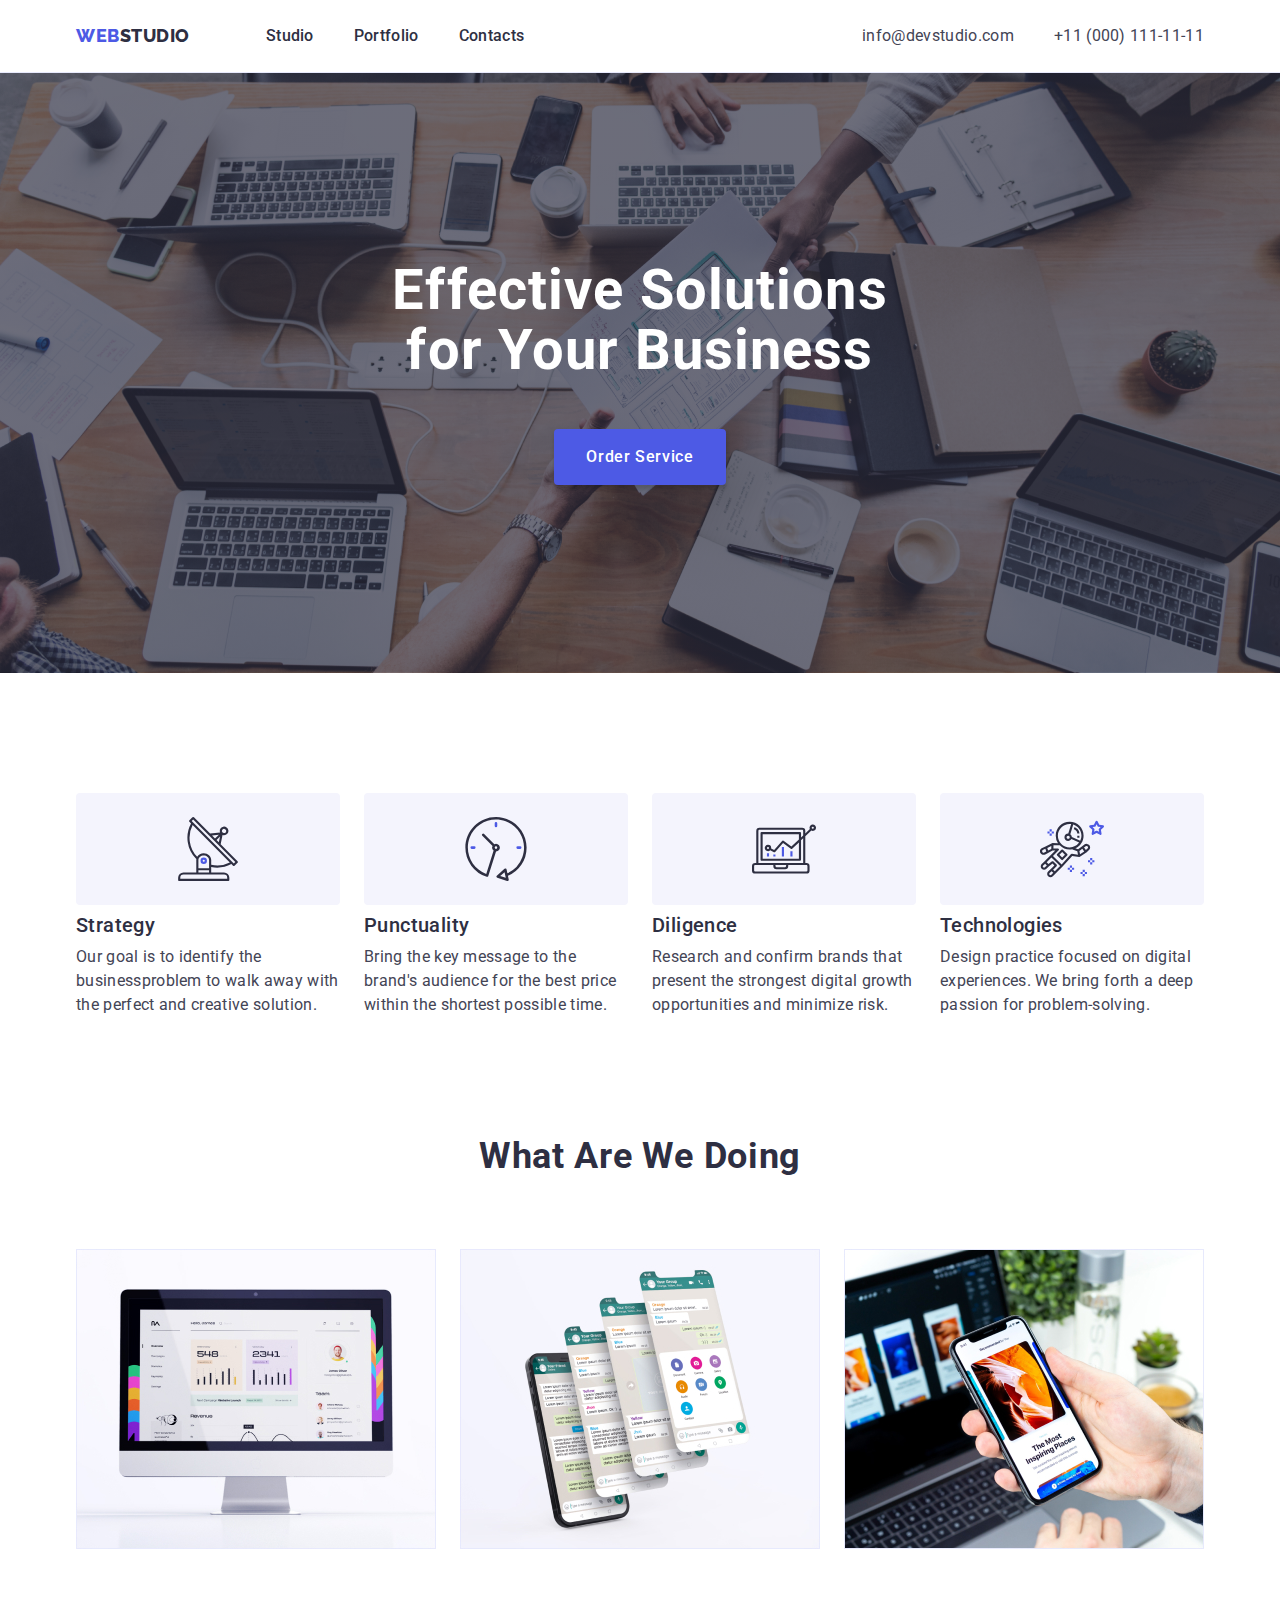
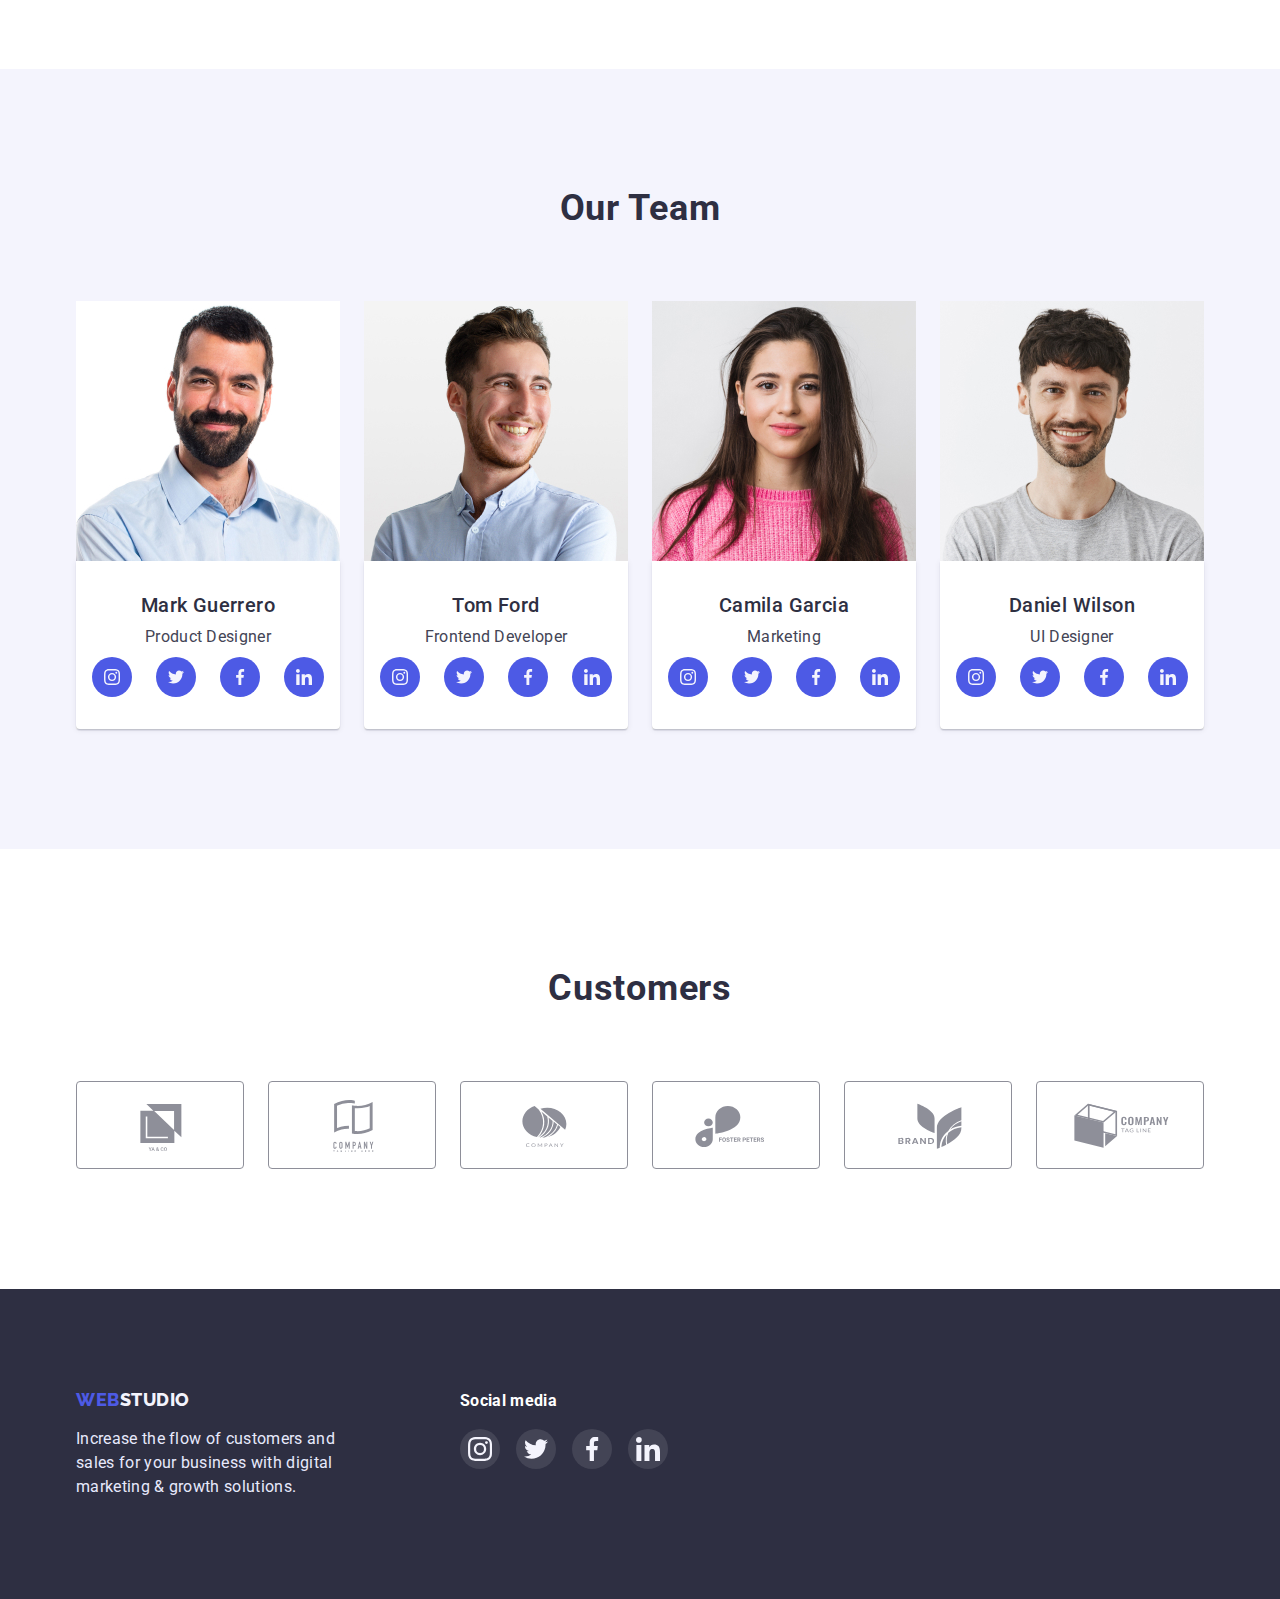
<file: index.html>
<!DOCTYPE html>
<html lang="en">
  <head>
    <meta charset="UTF-8" />
    <meta http-equiv="X-UA-Compatible" content="IE=edge" />
    <meta name="viewport" content="width=device-width, initial-scale=1.0" />
    <title>Web Studio</title>
    <link rel="preconnect" href="https://fonts.googleapis.com" />
    <link rel="preconnect" href="https://fonts.gstatic.com" crossorigin />
    <link
      href="https://fonts.googleapis.com/css2?family=Raleway:wght@800&family=Roboto:wght@400;500;700;900&display=swap"
      rel="stylesheet"
    />
    <link
      rel="stylesheet"
      href="https://cdnjs.cloudflare.com/ajax/libs/modern-normalize/1.1.0/modern-normalize.min.css"
    />
    <link rel="stylesheet" href="./css/styles.css" />
  </head>
  <body>
    <header class="header">
      <div class="container header-container">
        <nav class="nav">
          <a href="./index.html" class="logo"
            ><span class="accent">Web</span>Studio</a
          >
          <ul class="nav-list list">
            <li class="nav-item">
              <a href="./index.html" class="nav-link">Studio</a>
            </li>
            <li class="nav-item">
              <a href="./portfolio.html" class="nav-link">Portfolio</a>
            </li>
            <li class="nav-item"><a href="#" class="nav-link">Contacts</a></li>
          </ul>
        </nav>
        <address class="address">
          <ul class="address-list list">
            <li class="address-item">
              <a href="mailto:info@devstudio.com" class="address-link"
                >info@devstudio.com</a
              >
            </li>
            <li class="address-item">
              <a href="tel:+110001111111" class="address-link"
                >+11 (000) 111-11-11</a
              >
            </li>
          </ul>
        </address>
      </div>
    </header>

    <main class="main">
      <section class="hero section">
        <div class="container">
          <h1 class="hero-title">Effective Solutions for Your Business</h1>
          <button class="hero-btn" type="button">Order Service</button>
        </div>
      </section>
      <section class="features section">
        <div class="container">
          <h2 class="features-title visually-hidden">Our Features</h2>
          <ul class="features-list list">
            <li class="features-item">
              <div class="astounaut-icon-box">
                <svg class="astounaut-icon" width="64" height="64">
                  <use href="./images/icons.svg#icon-antenna"></use>
                </svg>
              </div>
              <h3 class="section-subtitle">Strategy</h3>
              <p class="section-description">
                Our goal is to identify the businessproblem to walk away with
                the perfect and creative solution.
              </p>
            </li>
            <li class="features-item">
              <div class="astounaut-icon-box">
                <svg class="astounaut-icon" width="64" height="64">
                  <use href="./images/icons.svg#icon-clock"></use>
                </svg>
              </div>
              <h3 class="section-subtitle">Punctuality</h3>
              <p class="section-description">
                Bring the key message to the brand's audience for the best price
                within the shortest possible time.
              </p>
            </li>
            <li class="features-item">
              <div class="astounaut-icon-box">
                <svg class="astounaut-icon" width="64" height="64">
                  <use href="./images/icons.svg#icon-diagram"></use>
                </svg>
              </div>
              <h3 class="section-subtitle">Diligence</h3>
              <p class="section-description">
                Research and confirm brands that present the strongest digital
                growth opportunities and minimize risk.
              </p>
            </li>
            <li class="features-item">
              <div class="astounaut-icon-box">
                <svg class="astounaut-icon" width="64" height="64">
                  <use href="./images/icons.svg#icon-astronaut"></use>
                </svg>
              </div>
              <h3 class="section-subtitle">Technologies</h3>
              <p class="section-description">
                Design practice focused on digital experiences. We bring forth a
                deep passion for problem-solving.
              </p>
            </li>
          </ul>
        </div>
      </section>
      <section class="about section">
        <div class="container">
          <h2 class="about-title title">What are we doing</h2>
          <ul class="about-list list">
            <li class="about-item">
              <img
                class="about-img"
                src="./images/Rectangle71.jpg"
                alt="photo"
                width="360"
                height="300"
              />
            </li>
            <li class="about-item">
              <img
                class="about-img"
                src="./images/Rectangle71s.jpg"
                alt="photo"
                width="360"
                height="300"
              />
            </li>
            <li class="about-item">
              <img
                class="about-img"
                src="./images/Rectangle71ss.jpg"
                alt="photo"
                width="360"
                height="300"
              />
            </li>
          </ul>
        </div>
      </section>
      <section class="team section">
        <div class="container">
          <h2 class="team-title title">Our Team</h2>
          <ul class="team-list list">
            <li class="team-item">
              <img
                class="team-img"
                src="./images/img.jpg"
                alt="human-photo"
                width="264"
                height="260"
              />
              <div class="card">
                <h3 class="section-subtitle">Mark Guerrero</h3>
                <p class="team-card-description section-description">
                  Product Designer
                </p>
                <ul class="card-soc-list list">
                  <li class="card-soc-item">
                    <a class="card-soc-link" href="">
                      <svg class="soc-icon" width="16" height="16">
                        <use href="./images/icons.svg#icon-instagram"></use>
                      </svg>
                    </a>
                  </li>
                  <li class="card-soc-item">
                    <a class="card-soc-link" href="">
                      <svg class="soc-icon" width="16" height="16">
                        <use href="./images/icons.svg#icon-twitter"></use>
                      </svg>
                    </a>
                  </li>
                  <li class="card-soc-item">
                    <a class="card-soc-link" href="">
                      <svg class="soc-icon" width="16" height="16">
                        <use href="./images/icons.svg#icon-facebook"></use>
                      </svg>
                    </a>
                  </li>
                  <li class="card-soc-item">
                    <a class="card-soc-link" href="">
                      <svg class="soc-icon" width="16" height="16">
                        <use href="./images/icons.svg#icon-linkedin"></use>
                      </svg>
                    </a>
                  </li>
                </ul>
              </div>
            </li>
            <li class="team-item">
              <img
                class="team-img"
                src="./images/img1.jpg"
                alt="human-photo"
                width="264"
                height="260"
              />
              <div class="card">
                <h3 class="section-subtitle">Tom Ford</h3>
                <p class="team-card-description section-description">
                  Frontend Developer
                </p>
                <ul class="card-soc-list list">
                  <li class="card-soc-item">
                    <a class="card-soc-link" href="">
                      <svg class="soc-icon" width="16" height="16">
                        <use href="./images/icons.svg#icon-instagram"></use>
                      </svg>
                    </a>
                  </li>
                  <li class="card-soc-item">
                    <a class="card-soc-link" href="">
                      <svg class="soc-icon" width="16" height="16">
                        <use href="./images/icons.svg#icon-twitter"></use>
                      </svg>
                    </a>
                  </li>
                  <li class="card-soc-item">
                    <a class="card-soc-link" href="">
                      <svg class="soc-icon" width="16" height="16">
                        <use href="./images/icons.svg#icon-facebook"></use>
                      </svg>
                    </a>
                  </li>
                  <li class="card-soc-item">
                    <a class="card-soc-link" href="">
                      <svg class="soc-icon" width="16" height="16">
                        <use href="./images/icons.svg#icon-linkedin"></use>
                      </svg>
                    </a>
                  </li>
                </ul>
              </div>
            </li>
            <li class="team-item">
              <img
                class="team-img"
                src="./images/img2.jpg"
                alt="human-photo"
                width="264"
                height="260"
              />
              <div class="card">
                <h3 class="section-subtitle">Camila Garcia</h3>
                <p class="team-card-description section-description">
                  Marketing
                </p>
                <ul class="card-soc-list list">
                  <li class="card-soc-item">
                    <a class="card-soc-link" href="">
                      <svg class="soc-icon" width="16" height="16">
                        <use href="./images/icons.svg#icon-instagram"></use>
                      </svg>
                    </a>
                  </li>
                  <li class="card-soc-item">
                    <a class="card-soc-link" href="">
                      <svg class="soc-icon" width="16" height="16">
                        <use href="./images/icons.svg#icon-twitter"></use>
                      </svg>
                    </a>
                  </li>
                  <li class="card-soc-item">
                    <a class="card-soc-link" href="">
                      <svg class="soc-icon" width="16" height="16">
                        <use href="./images/icons.svg#icon-facebook"></use>
                      </svg>
                    </a>
                  </li>
                  <li class="card-soc-item">
                    <a class="card-soc-link" href="">
                      <svg class="soc-icon" width="16" height="16">
                        <use href="./images/icons.svg#icon-linkedin"></use>
                      </svg>
                    </a>
                  </li>
                </ul>
              </div>
            </li>
            <li class="team-item">
              <img
                class="team-img"
                src="./images/img3.jpg"
                alt="human-photo"
                width="264"
                height="260"
              />
              <div class="card">
                <h3 class="section-subtitle">Daniel Wilson</h3>
                <p class="team-card-description section-description">
                  UI Designer
                </p>
                <ul class="card-soc-list list">
                  <li class="card-soc-item">
                    <a class="card-soc-link" href="">
                      <svg class="soc-icon" width="16" height="16">
                        <use href="./images/icons.svg#icon-instagram"></use>
                      </svg>
                    </a>
                  </li>
                  <li class="card-soc-item">
                    <a class="card-soc-link" href="">
                      <svg class="soc-icon" width="16" height="16">
                        <use href="./images/icons.svg#icon-twitter"></use>
                      </svg>
                    </a>
                  </li>
                  <li class="card-soc-item">
                    <a class="card-soc-link" href="">
                      <svg class="soc-icon" width="16" height="16">
                        <use href="./images/icons.svg#icon-facebook"></use>
                      </svg>
                    </a>
                  </li>
                  <li class="card-soc-item">
                    <a class="card-soc-link" href="">
                      <svg class="soc-icon" width="16" height="16">
                        <use href="./images/icons.svg#icon-linkedin"></use>
                      </svg>
                    </a>
                  </li>
                </ul>
              </div>
            </li>
          </ul>
        </div>
      </section>
      <section class="customers section">
        <div class="container">
          <h2 class="customers-title title">Customers</h2>
          <ul class="customers-list list">
            <li class="customers-item">
              <a href="" class="customers-link">
                <svg class="customers-icon" width="104" height="56">
                  <use href="./images/icons.svg#icon-customers-1"></use>
                </svg>
              </a>
            </li>
            <li class="customers-item">
              <a href="" class="customers-link">
                <svg class="customers-icon" width="104" height="56">
                  <use href="./images/icons.svg#icon-customers-2"></use>
                </svg>
              </a>
            </li>
            <li class="customers-item">
              <a href="" class="customers-link">
                <svg class="customers-icon" width="104" height="56">
                  <use href="./images/icons.svg#icon-customers-3"></use>
                </svg>
              </a>
            </li>
            <li class="customers-item">
              <a href="" class="customers-link">
                <svg class="customers-icon" width="104" height="56">
                  <use href="./images/icons.svg#icon-customers-4"></use>
                </svg>
              </a>
            </li>
            <li class="customers-item">
              <a href="" class="customers-link">
                <svg class="customers-icon" width="104" height="56">
                  <use href="./images/icons.svg#icon-customers-5"></use>
                </svg>
              </a>
            </li>
            <li class="customers-item">
              <a href="" class="customers-link">
                <svg class="customers-icon" width="104" height="56">
                  <use href="./images/icons.svg#icon-customers-6"></use>
                </svg>
              </a>
            </li>
          </ul>
        </div>
      </section>
    </main>

    <footer class="footer">
      <div class="container footer-container">
        <div class="footer-margin">
          <a href="./index.html" class="footer-logo"
            ><span class="accent">Web</span>Studio</a
          >
          <p class="footer-text">
            Increase the flow of customers and sales for your business with
            digital marketing & growth solutions.
          </p>
        </div>
        <div>
          <h2 class="footer-soc-title">Social media</h2>
          <ul class="footer-soc-list list">
            <li class="footer-soc-item">
              <a href="" class="footer-soc-link">
                <svg class="soc-icon" width="24" height="24">
                  <use href="./images/icons.svg#icon-instagram"></use>
                </svg>
              </a>
            </li>
            <li class="footer-soc-item">
              <a href="" class="footer-soc-link">
                <svg class="soc-icon" width="24" height="24">
                  <use href="./images/icons.svg#icon-twitter"></use>
                </svg>
              </a>
            </li>
            <li class="footer-soc-item">
              <a href="" class="footer-soc-link">
                <svg class="soc-icon" width="24" height="24">
                  <use href="./images/icons.svg#icon-facebook"></use>
                </svg>
              </a>
            </li>
            <li class="footer-soc-item">
              <a href="" class="footer-soc-link">
                <svg class="soc-icon" width="24" height="24">
                  <use href="./images/icons.svg#icon-linkedin"></use>
                </svg>
              </a>
            </li>
          </ul>
        </div>
      </div>
    </footer>
  </body>
</html>
</file>
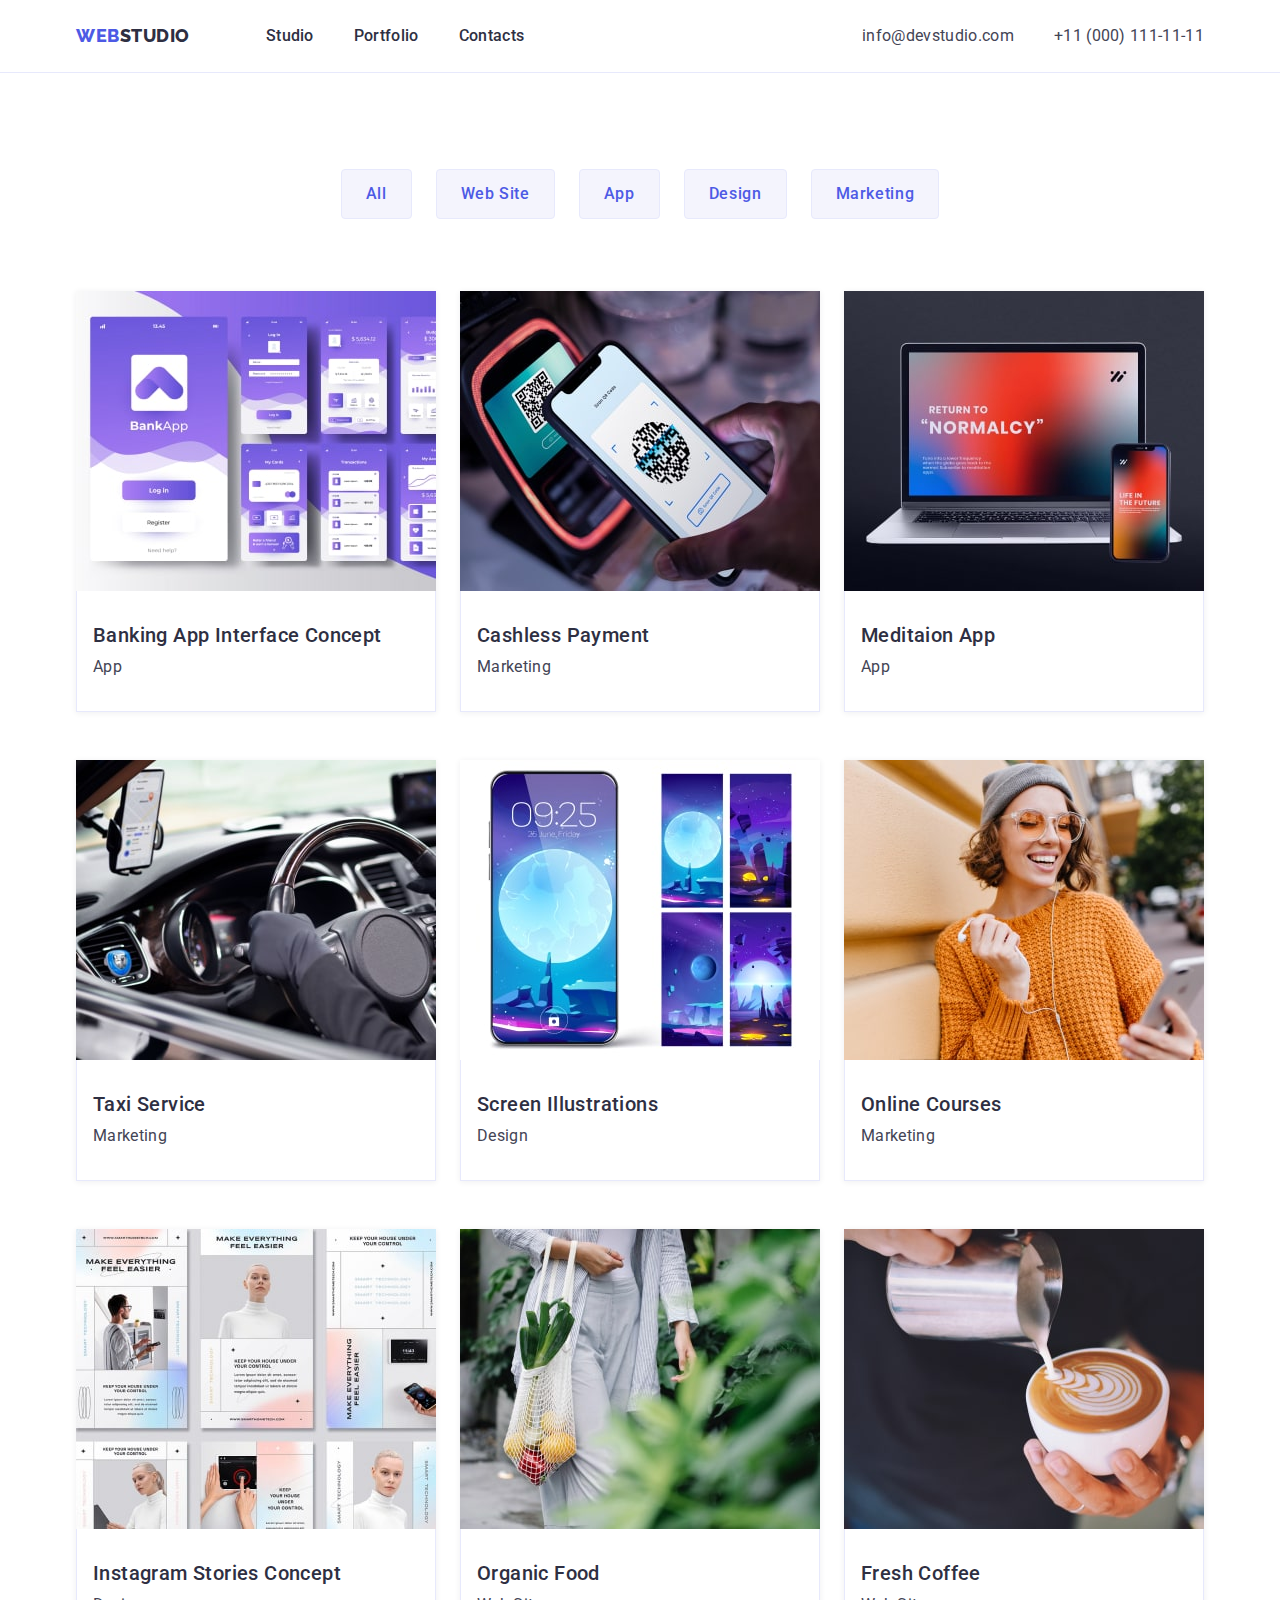
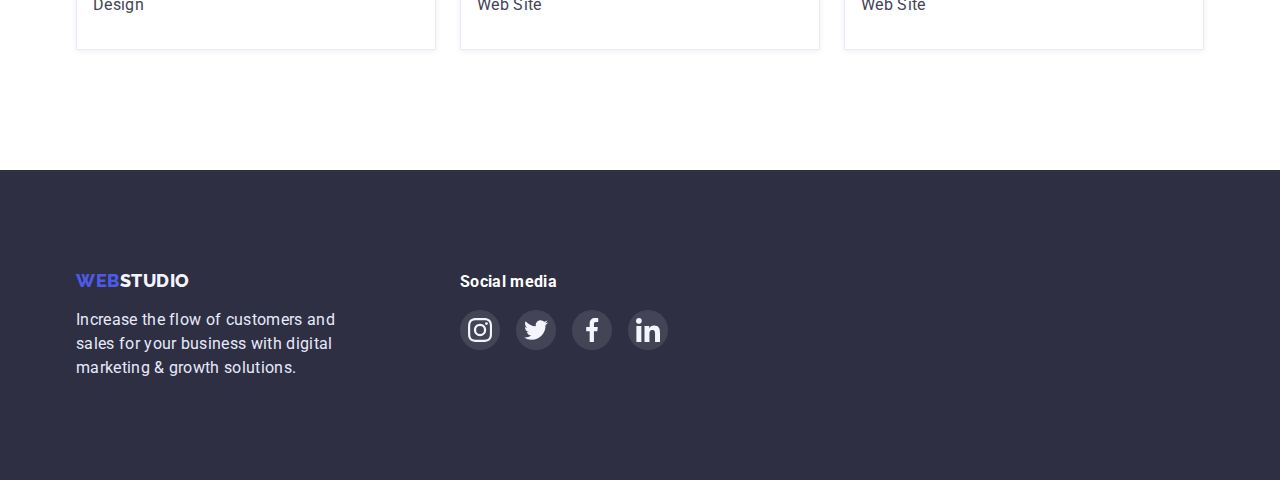
<file: portfolio.html>
<!DOCTYPE html>
<html lang="en">
  <head>
    <meta charset="UTF-8" />
    <meta http-equiv="X-UA-Compatible" content="IE=edge" />
    <meta name="viewport" content="width=device-width, initial-scale=1.0" />
    <title>Web Studio</title>
    <link rel="preconnect" href="https://fonts.googleapis.com" />
    <link rel="preconnect" href="https://fonts.gstatic.com" crossorigin />
    <link
      href="https://fonts.googleapis.com/css2?family=Raleway:wght@800&family=Roboto:wght@400;500;700;900&display=swap"
      rel="stylesheet"
    />
    <link
      rel="stylesheet"
      href="https://cdnjs.cloudflare.com/ajax/libs/modern-normalize/1.1.0/modern-normalize.min.css"
    />
    <link rel="stylesheet" href="./css/styles.css" />
  </head>
  <body>
    <header class="header">
      <div class="container header-container">
        <nav class="nav">
          <a href="./index.html" class="logo"
            ><span class="accent">Web</span>Studio</a
          >
          <ul class="nav-list list">
            <li class="nav-item">
              <a href="./index.html" class="nav-link">Studio</a>
            </li>
            <li class="nav-item">
              <a href="./portfolio.html" class="nav-link">Portfolio</a>
            </li>
            <li class="nav-item"><a href="#" class="nav-link">Contacts</a></li>
          </ul>
        </nav>
        <address class="address">
          <ul class="address-list list">
            <li class="address-item">
              <a href="mailto:info@devstudio.com" class="address-link"
                >info@devstudio.com</a
              >
            </li>
            <li class="address-item">
              <a href="tel:+110001111111" class="address-link"
                >+11 (000) 111-11-11</a
              >
            </li>
          </ul>
        </address>
      </div>
    </header>

    <main class="portfolio-main">
      <section class="portfolio section">
        <div class="container portfolio-container">
          <h1 class="portfolio-title visually-hidden">Portfolio list</h1>
          <ul class="portfolio-btn-list list">
            <li class="portfolio-item">
              <button class="portfolio-btn">All</button>
            </li>
            <li class="portfolio-item">
              <button class="portfolio-btn">Web Site</button>
            </li>
            <li class="portfolio-item">
              <button class="portfolio-btn">App</button>
            </li>
            <li class="portfolio-item">
              <button class="portfolio-btn">Design</button>
            </li>
            <li class="portfolio-item">
              <button class="portfolio-btn">Marketing</button>
            </li>
          </ul>
          <ul class="portfolio-card-list list">
            <li class="card-list-item">
              <a class="card-list-link link" href="">
                <img
                  class="card-list-img"
                  src="./images/portfolio-img-1.jpg"
                  alt="Banking App cards"
                  width="360"
                  height="300"
                />
                <div class="portfolio-card">
                  <h2 class="section-subtitle">
                    Banking App Interface Concept
                  </h2>
                  <p class="section-description">App</p>
                </div>
              </a>
            </li>
            <li class="card-list-item">
              <a href="" class="card-list-link link">
                <img
                  class="card-list-img"
                  src="./images/portfolio-img-2.jpg"
                  alt="Cashless Payment"
                  width="360"
                  height="300"
                />
                <div class="portfolio-card">
                  <h2 class="section-subtitle">Cashless Payment</h2>
                  <p class="section-description">Marketing</p>
                </div>
              </a>
            </li>
            <li class="card-list-item">
              <a href="" class="card-list-link link">
                <img
                  class="card-list-img"
                  src="./images/portfolio-img-3.jpg"
                  alt="Laptop and phone"
                  width="360"
                  height="300"
                />
                <div class="portfolio-card">
                  <h2 class="section-subtitle">Meditaion App</h2>
                  <p class="section-description">App</p>
                </div>
              </a>
            </li>
            <li class="card-list-item">
              <a href="" class="card-list-link link">
                <img
                  class="card-list-img"
                  src="./images/portfolio-img-4.jpg"
                  alt="Taxi"
                  width="360"
                  height="300"
                />
                <div class="portfolio-card">
                  <h2 class="section-subtitle">Taxi Service</h2>
                  <p class="section-description">Marketing</p>
                </div>
              </a>
            </li>
            <li class="card-list-item">
              <a href="" class="card-list-link link">
                <img
                  class="card-list-img"
                  src="./images/portfolio-img-5.jpg"
                  alt="Phone"
                  width="360"
                  height="300"
                />
                <div class="portfolio-card">
                  <h2 class="section-subtitle">Screen Illustrations</h2>
                  <p class="section-description">Design</p>
                </div>
              </a>
            </li>
            <li class="card-list-item">
              <a href="" class="card-list-link link">
                <img
                  class="card-list-img"
                  src="./images/portfolio-img-6.jpg"
                  alt="Smiling women"
                  width="360"
                  height="300"
                />
                <div class="portfolio-card">
                  <h2 class="section-subtitle">Online Courses</h2>
                  <p class="section-description">Marketing</p>
                </div>
              </a>
            </li>
            <li class="card-list-item">
              <a href="" class="card-list-link link">
                <img
                  class="card-list-img"
                  src="./images/portfolio-img-7.jpg"
                  alt="Instagram stories design"
                  width="360"
                  height="300"
                />
                <div class="portfolio-card">
                  <h2 class="section-subtitle">Instagram Stories Concept</h2>
                  <p class="section-description">Design</p>
                </div>
              </a>
            </li>
            <li class="card-list-item">
              <a href="" class="card-list-link link">
                <img
                  class="card-list-img"
                  src="./images/portfolio-img-8.jpg"
                  alt="Organic food"
                  width="360"
                  height="300"
                />
                <div class="portfolio-card">
                  <h2 class="section-subtitle">Organic Food</h2>
                  <p class="section-description">Web Site</p>
                </div>
              </a>
            </li>
            <li class="card-list-item">
              <a href="" class="card-list-link link">
                <img
                  class="card-list-img"
                  src="./images/portfolio-img-9.jpg"
                  alt="Coffee"
                  width="360"
                  height="300"
                />
                <div class="portfolio-card">
                  <h2 class="section-subtitle">Fresh Coffee</h2>
                  <p class="section-description">Web Site</p>
                </div>
              </a>
            </li>
          </ul>
        </div>
      </section>
    </main>

    <footer class="footer">
      <div class="container footer-container">
        <div class="footer-margin">
          <a href="./index.html" class="footer-logo"
            ><span class="accent">Web</span>Studio</a
          >
          <p class="footer-text">
            Increase the flow of customers and sales for your business with
            digital marketing & growth solutions.
          </p>
        </div>
        <div>
          <h2 class="footer-soc-title">Social media</h2>
          <ul class="footer-soc-list list">
            <li class="footer-soc-item">
              <a href="" class="footer-soc-link">
                <svg class="soc-icon" width="24" height="24">
                  <use href="./images/icons.svg#icon-instagram"></use>
                </svg>
              </a>
            </li>
            <li class="footer-soc-item">
              <a href="" class="footer-soc-link">
                <svg class="soc-icon" width="24" height="24">
                  <use href="./images/icons.svg#icon-twitter"></use>
                </svg>
              </a>
            </li>
            <li class="footer-soc-item">
              <a href="" class="footer-soc-link">
                <svg class="soc-icon" width="24" height="24">
                  <use href="./images/icons.svg#icon-facebook"></use>
                </svg>
              </a>
            </li>
            <li class="footer-soc-item">
              <a href="" class="footer-soc-link">
                <svg class="soc-icon" width="24" height="24">
                  <use href="./images/icons.svg#icon-linkedin"></use>
                </svg>
              </a>
            </li>
          </ul>
        </div>
      </div>
    </footer>
  </body>
</html>
</file>
<file: css/styles.css>
/* global */

:root {
  --primary-brand: #4d5ae5;
  --pressed-state: #404bbf;
  --dark: #2e2f42;
  --success: #31d0aa;
  --text: #434455;
  --subtle-text: #8e8f99;
  --accent: #e7e9fc;
  --light: #f4f4fd;
  --modal-overlay: #2e2f42;
  --hero-background: #2e2f42;
  --white: #ffffff;
  --dark-gradient: linear-gradient(
    rgba(46, 47, 66, 0.7),
    rgba(46, 47, 66, 0.7)
  );
}

body {
  font-family: "Roboto", sans-serif;
  font-size: 16px;
  color: var(--dark);
  background-color: var(--white);
}

h1,
h2,
h3,
h4,
h5,
h6,
p,
ul {
  padding: 0;
  margin: 0;
}

.link {
  text-decoration: none;
}

.container {
  max-width: 1158px;
  margin: 0 auto;
  padding: 0 15px;
}

.list {
  list-style: none;
}

.visually-hidden {
  position: absolute;
  white-space: nowrap;
  width: 1px;
  height: 1px;
  overflow: hidden;
  border: 0;
  padding: 0;
  clip: rect(0 0 0 0);
  clip-path: inset(50%);
  margin: -1px;
}

img {
  display: block;
  max-width: 100%;
  height: auto;
}

.title {
  color: var(--dark);
  font-size: 36px;
  line-height: 1.11;
  letter-spacing: 0.02em;
  text-transform: capitalize;
}

.section {
  padding-top: 120px;
  padding-bottom: 120px;
}

.section-subtitle {
  margin-bottom: 8px;

  color: var(--dark);
  font-weight: 500;
  font-size: 20px;
  line-height: 1.2;
  letter-spacing: 0.02em;
}

.section-description {
  color: var(--text);
  line-height: 1.5;
  letter-spacing: 0.02em;
}

.soc-icon {
  fill: var(--light);
}

/* header */

.header {
  padding-top: 24px;
  padding-bottom: 24px;

  border-bottom: 1px solid var(--accent);
}

.header-container {
  display: flex;
  align-items: center;
}

.logo {
  margin-right: 76px;

  color: var(--dark);
  font-family: "Raleway", sans-serif;
  font-weight: 800;
  font-size: 18px;
  line-height: 1.33;
  letter-spacing: 0.03em;
  text-transform: uppercase;
  text-decoration: none;
}

.accent {
  color: var(--primary-brand);
}

.nav {
  display: flex;
  margin-right: auto;
}

.nav-list {
  display: flex;
  align-items: center;
}

.nav-item:not(:last-child) {
  margin-right: 40px;
}

.nav-link {
  padding-top: 24px;
  padding-bottom: 24px;

  color: var(--dark);
  text-decoration: none;
  font-weight: 500;
  line-height: 1.5;
  letter-spacing: 0.02em;
}

.nav-link:hover,
.nav-link:focus {
  color: var(--pressed-state);
}

.address {
  font-style: normal;
}

.address-list {
  display: flex;
}

.address-item:not(:last-child) {
  margin-right: 40px;
}

.address-link {
  color: var(--text);
  line-height: 1.5;
  text-decoration: none;
  letter-spacing: 0.02em;
}

.address-link:hover,
.address-link:focus {
  color: var(--pressed-state);
}

/* footer */

.footer {
  padding-top: 100px;
  padding-bottom: 100px;

  background-color: var(--dark);
}

.footer-container {
  display: flex;
  align-items: baseline;
}

.footer-margin {
  margin-right: 120px;
}

.footer-logo {
  color: var(--light);
  font-family: "Raleway", sans-serif;
  font-weight: 800;
  font-size: 18px;
  line-height: 1.16;
  letter-spacing: 0.03em;
  text-transform: uppercase;
  text-decoration: none;
}

.footer-text {
  max-width: 264px;
  margin-top: 16px;

  color: var(--accent);
  line-height: 1.5;
  letter-spacing: 0.02em;
}

.footer-soc-title {
  margin-bottom: 16px;

  color: var(--white);

  font-size: 16px;
  line-height: 1.5;
  letter-spacing: 0.02em;
}

.footer-soc-list {
  display: flex;
  justify-content: center;
  gap: 16px;
}

.footer-soc-item {
  width: 40px;
  height: 40px;
}

.footer-soc-link {
  width: 100%;
  height: 100%;

  display: flex;
  align-items: center;
  justify-content: center;

  background-color: rgba(255, 255, 255, 0.1);
  border-radius: 50%;
}

.footer-soc-link:is(:hover, :focus) {
  background-color: var(--success);
}

/* hero */

.hero {
  background-color: var(--dark);

  background-image: var(--dark-gradient), url(../images/hero-bg.jpg);
  background-position: center;
  background-repeat: no-repeat;
  background-size: cover;
  max-width: 1440px;
  margin: 0 auto;

  text-align: center;
}

.hero.section {
  padding-top: 188px;
  padding-bottom: 188px;
}

.hero-title {
  margin: 0 auto;
  max-width: 500px;

  color: var(--white);
  font-size: 56px;
  line-height: 1.07;
  letter-spacing: 0.02em;
}

.hero-btn {
  margin-top: 48px;
  min-width: 169px;
  padding: 16px 32px;

  color: var(--white);
  background-color: var(--primary-brand);
  font-weight: 500;
  line-height: 1.5;
  letter-spacing: 0.04em;
  cursor: pointer;

  border: none;
  box-shadow: 0px 4px 4px rgba(0, 0, 0, 0.15);
  border-radius: 4px;
}

.hero-btn:hover,
.hero-btn:focus {
  background-color: var(--pressed-state);

  box-shadow: 0px 4px 4px rgba(0, 0, 0, 0.15);
}

/* features */

.features-list {
  display: flex;
}

.features-item {
  width: 264px;
}

.features-item:not(:last-child) {
  margin-right: 24px;
}

.astounaut-icon-box {
  width: 264px;
  height: 112px;
  margin-bottom: 8px;
  display: flex;
  align-items: center;
  justify-content: center;

  border-radius: 4px;

  background-color: var(--light);
}

/* about */

.about {
  padding-top: 0;
}

.about-title {
  margin-bottom: 72px;
  text-align: center;
}

.about-list {
  display: flex;
  gap: 24px;
}
/* team */

.team {
  background-color: var(--light);
}

.team-title {
  margin-bottom: 72px;
  text-align: center;
}

.team-list {
  display: flex;
}

.team-item {
  background-color: var(--white);
}

.team-item:not(:last-child) {
  margin-right: 24px;
}

.card {
  padding-top: 32px;
  padding-bottom: 32px;
  text-align: center;

  box-shadow: 0px 1px 6px rgba(46, 47, 66, 0.08),
    0px 1px 1px rgba(46, 47, 66, 0.16), 0px 2px 1px rgba(46, 47, 66, 0.08);
  border-radius: 0px 0px 4px 4px;
}

.team-card-description {
  margin-bottom: 8px;
}

.card-soc-list {
  display: flex;
  justify-content: center;
  gap: 24px;
}

.card-soc-item {
  width: 40px;
  height: 40px;
}

.card-soc-link {
  width: 100%;
  height: 100%;

  display: flex;
  align-items: center;
  justify-content: center;

  border-radius: 50%;
  background-color: var(--primary-brand);
}

.card-soc-link:is(:hover, :focus) {
  background-color: var(--pressed-state);
}

/* customers */

.customers-title {
  text-align: center;
  margin-bottom: 72px;
}

.customers-list {
  display: flex;
  gap: 24px;
}

.customers-item {
  width: 168px;
}

.customers-link {
  width: 100%;
  height: 88px;

  display: flex;
  align-items: center;
  justify-content: center;

  border: 1px solid var(--subtle-text);
  border-radius: 4px;
  background-color: var(--white);
  color: var(--subtle-text);
}

.customers-icon {
  fill: currentColor;
}

.customers-link:is(:hover, :focus) {
  border-color: var(--pressed-state);
}

.customers-link:is(:hover, :focus) .customers-icon {
  fill: var(--pressed-state);
}

/* portfolio */

.portfolio {
  padding-top: 96px;
}

.portfolio-container {
  align-items: center;
}

.portfolio-btn-list {
  display: flex;
  gap: 24px;
  margin-bottom: 72px;
  justify-content: center;
}

.portfolio-btn {
  padding: 12px 24px;

  color: var(--primary-brand);
  background-color: var(--light);
  font-weight: 500;
  line-height: 1.5;
  letter-spacing: 0.04em;
  cursor: pointer;

  border: 1px solid var(--accent);
  border-radius: 4px;
}

.portfolio-btn:hover,
.portfolio-btn:focus {
  color: var(--white);
  background-color: var(--pressed-state);

  box-shadow: 0px 3px 1px rgba(0, 0, 0, 0.1), 0px 2px 1px rgba(0, 0, 0, 0.08),
    0px 2px 2px rgba(0, 0, 0, 0.12);
  border-color: transparent;
}

.portfolio-card-list {
  display: flex;
  flex-wrap: wrap;
  column-gap: 24px;
  row-gap: 48px;
}

.card-list-item {
  flex-basis: calc((100% - 48px) / 3);
}

.card-list-item:is(:hover, :focus) {
}

.card-list-link {
  display: block;

  box-shadow: 0px 1px 6px rgba(46, 47, 66, 0.08);
}

.card-list-link:is(:hover, :focus) {
  box-shadow: 0px 1px 6px rgba(46, 47, 66, 0.08),
    0px 1px 1px rgba(46, 47, 66, 0.16), 0px 2px 1px rgba(46, 47, 66, 0.08);
}

.portfolio-card {
  padding: 32px 16px;

  border: 1px solid var(--accent);
  border-top: transparent;
}
</file>
